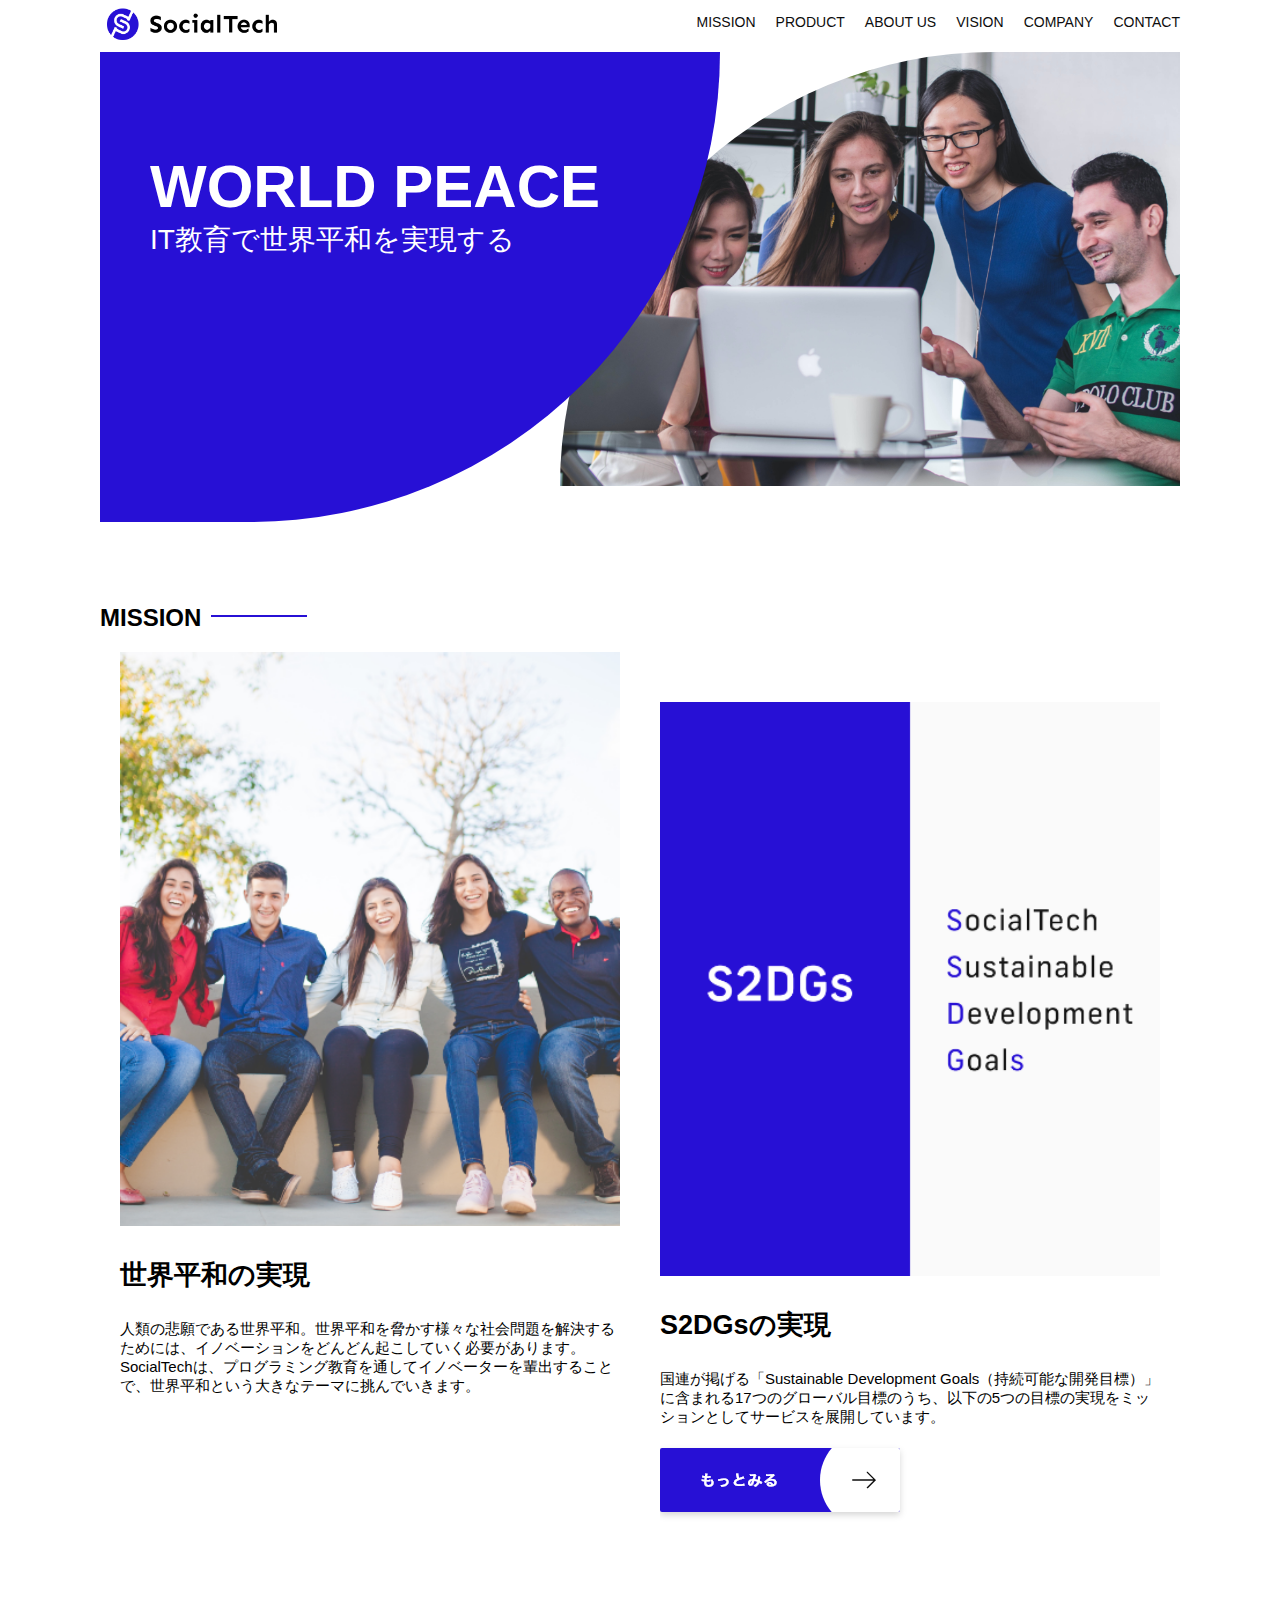
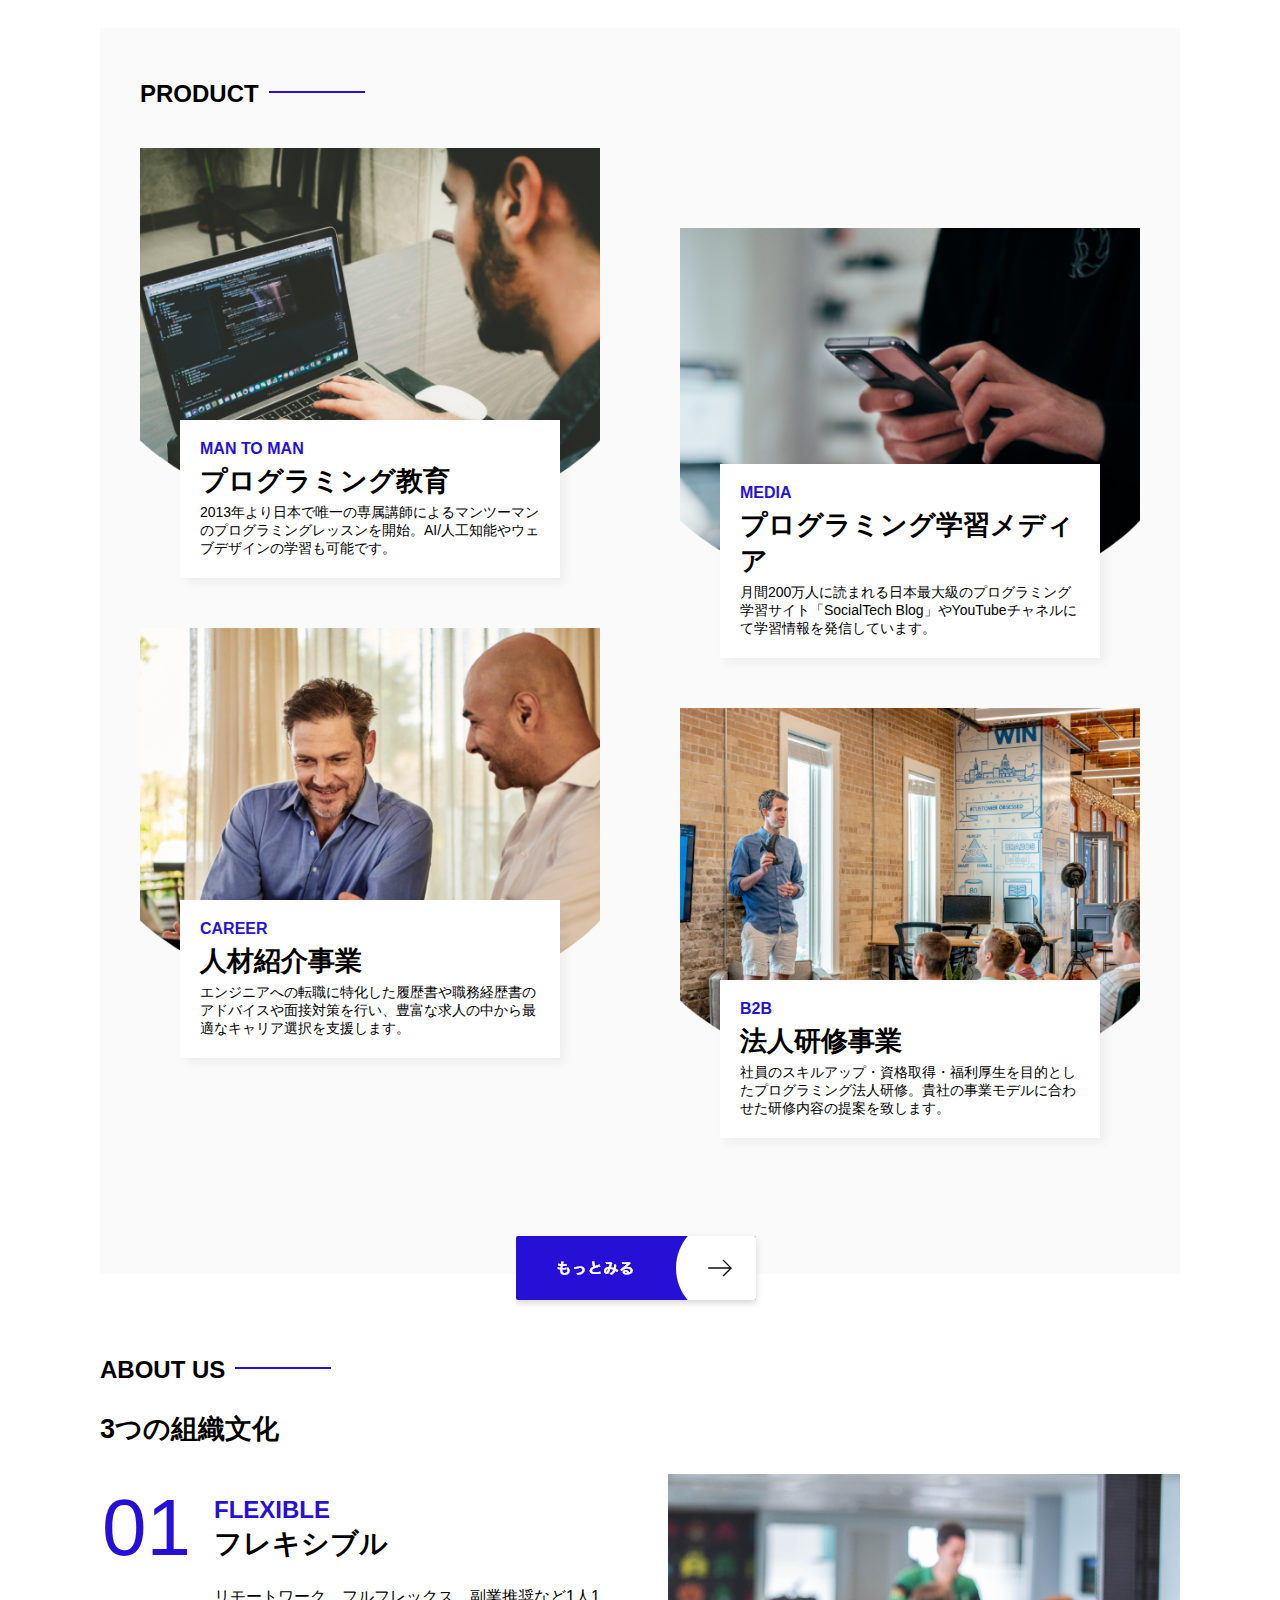
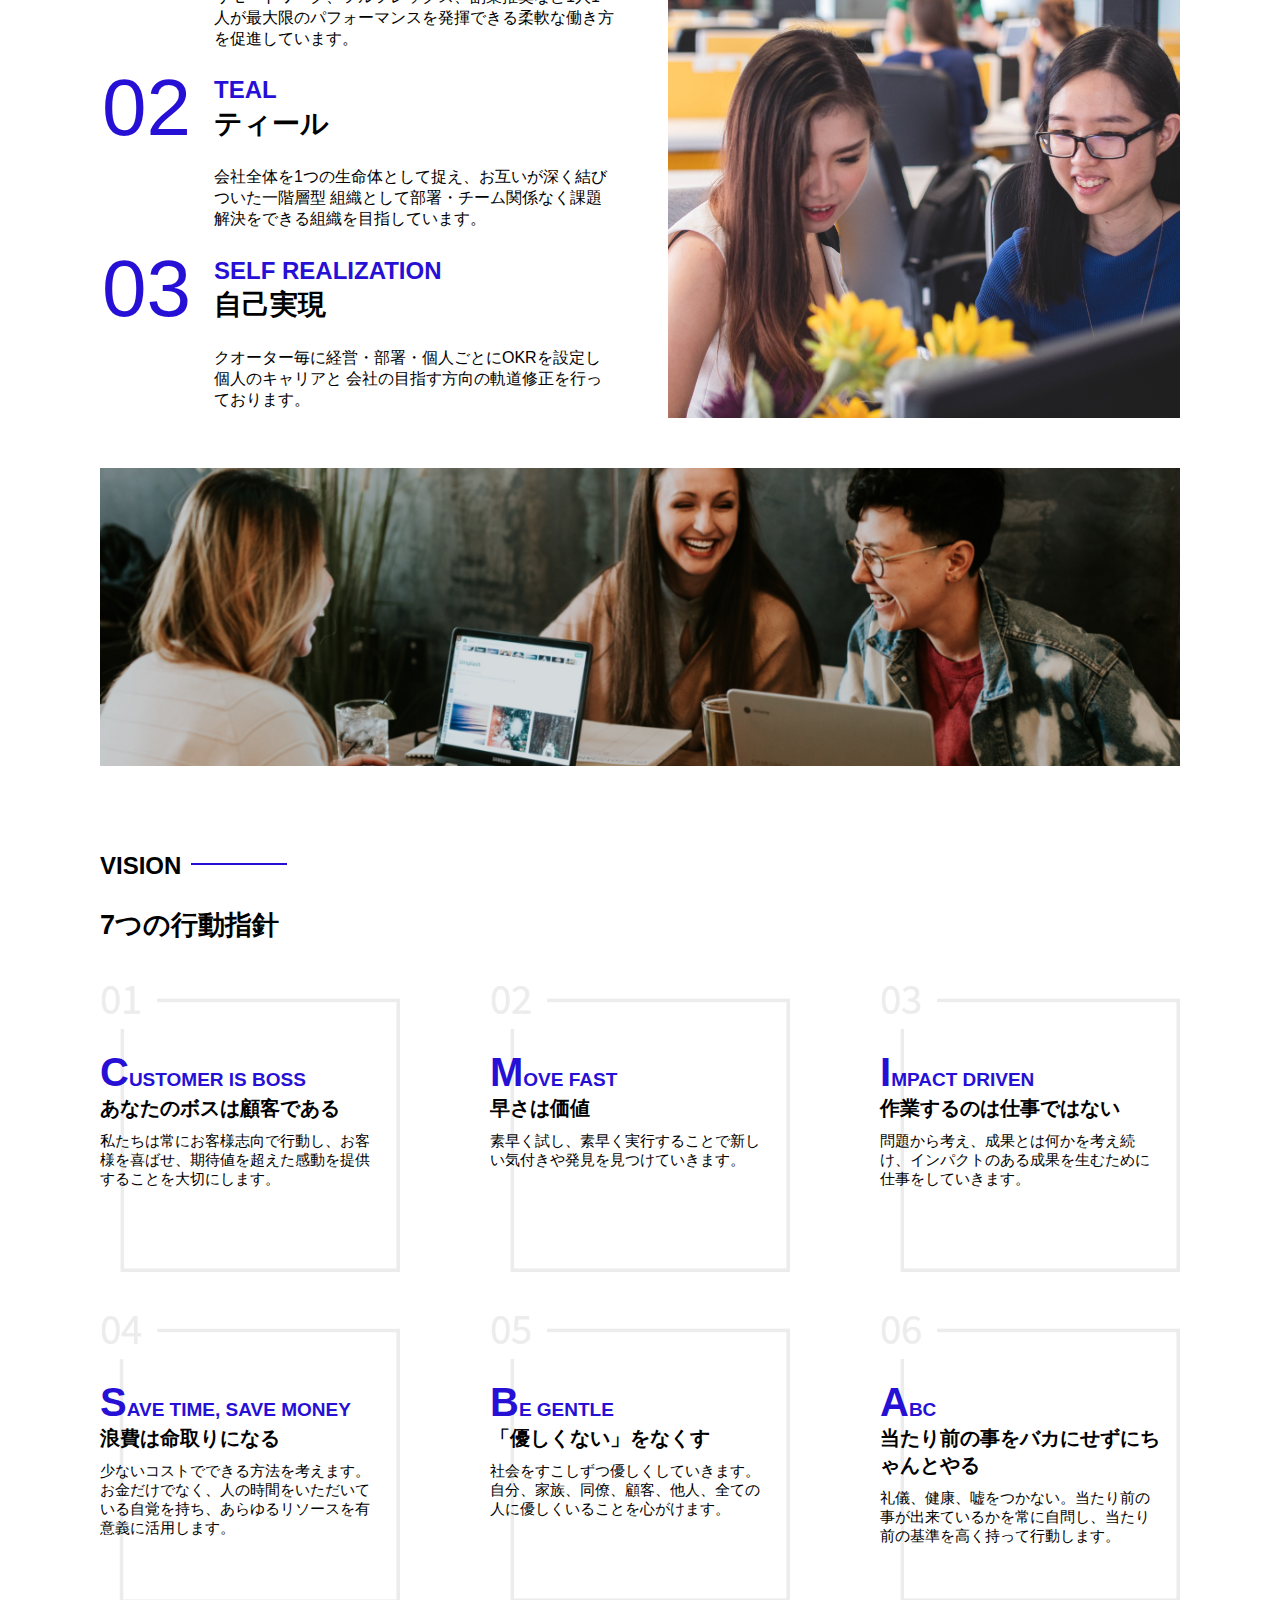
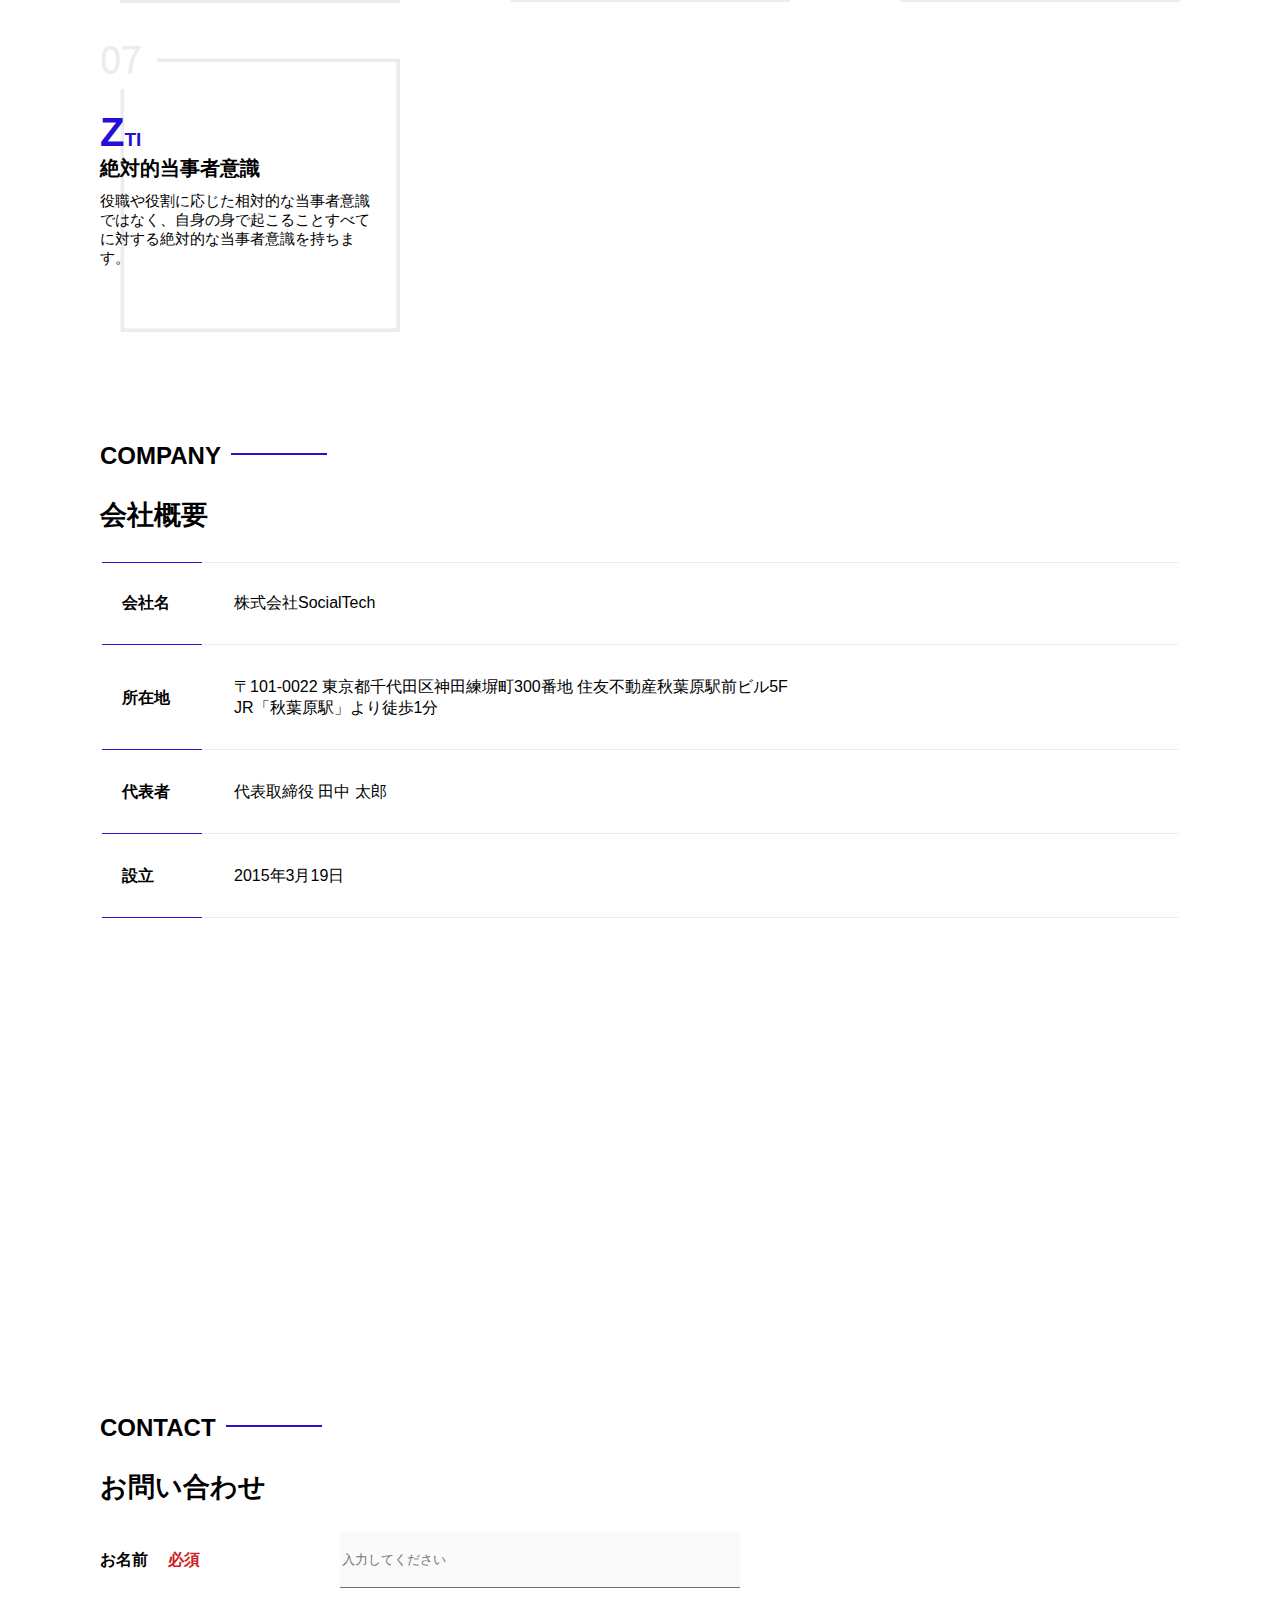
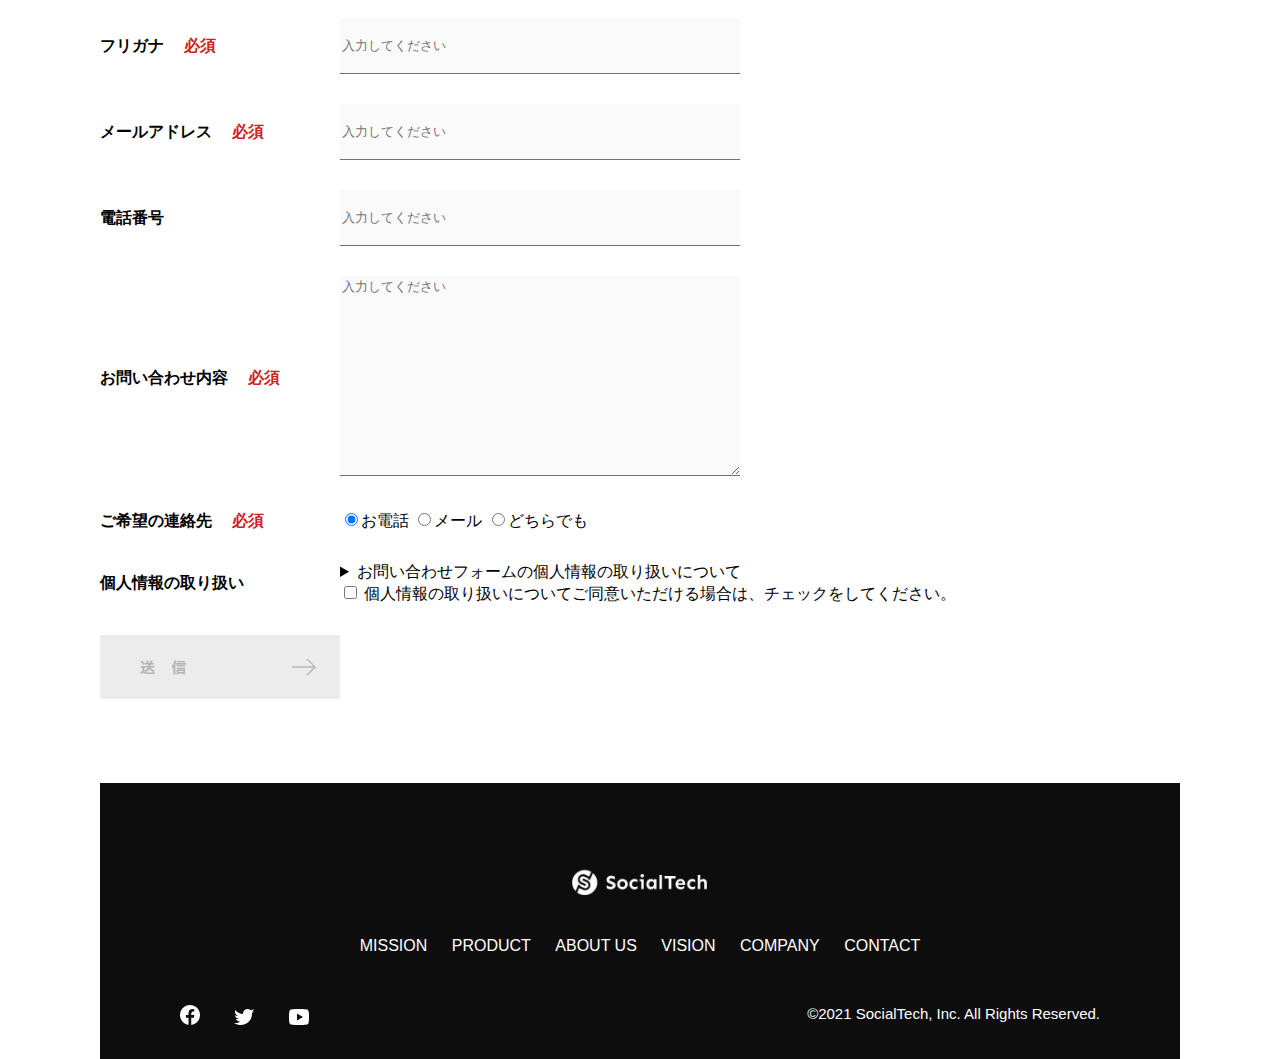
<file: socialtech/index.html>
<!DOCTYPE html>
<html>
<head>
  <title>SocialTech</title>
  <meta charset="UTF-8">
  <meta name="description" content="SocialTechはEdTech業界のリーディングカンパニーを目指します。">
  <meta name="viewport" content="width=device-width, initial-scale=1.0">
   <link rel="stylesheet" href="style.css">
</head>
<body>
<!-- ヘッダー -->
<header>
  <!-- ロゴ -->
  <a href="index.html" id="logo"><img src="images/logo.png" alt="トップページに戻る"></a>
<!-- PC用ナビゲーション -->
<nav id="nav-pc">
  <ul>
   <li><a href="mission.html">MISSION</a></li>
   <li><a href="product.html">PRODUCT</a></li>
   <li><a href="index.html#aboutus">ABOUT US</a></li>
   <li><a href="index.html#vision">VISION</a></li>
   <li><a href="index.html#company">COMPANY</a></li>
   <li><a href="index.html#contact">CONTACT</a></li>
  </ul>
</nav>
<!-- スマホ用メニューボタン -->
<button id="menu-sp" onclick="document.getElementById('nav-sp').style.display = 'block'">
  <img src="images/button-menu.png" alt="ナビゲーションを開く">
</button>
<!-- スマホ用ナビゲーション -->
<div id="nav-sp">
  <button id="close" onclick="document.getElementById('nav-sp').style.display = 'none'">
    <img src="images/button-close.png" alt="ナビゲーションを閉じる">
  </button>

  <nav>
    <ul>
      <li>
        <a id="logo-sp" href="index.html" onclick="document.getElementById('nav-sp').style.display = 'none'"><img src="images/logo-sp.png" alt="トップページに戻る"></a>
      </li>
      <li><a class="menu" href="mission.html" onclick="document.getElementById('nav-sp').style.display = 'none'">MISSION</a></li>
      <li><a class="menu" href="product.html" onclick="document.getElementById('nav-sp').style.display = 'none'">PRODUCT</a></li>
      <li><a class="menu" href="index.html#aboutus" onclick="document.getElementById('nav-sp').style.display = 'none'">ABOUT US</a></li>
      <li><a class="menu" href="index.html#vision" onclick="document.getElementById('nav-sp').style.display = 'none'">VISION</a></li>
      <li><a class="menu" href="index.html#company" onclick="document.getElementById('nav-sp').style.display = 'none'">COMPANY</a></li>
      <li><a class="menu" href="index.html#contact" onclick="document.getElementById('nav-sp').style.display = 'none'">CONTACT</a></li>
    </ul>
  </nav>
  <div id="sns">
    <a href="https://www.facebook.com/sejuku2013">
      <img src="images/button-facebook.png" alt="Facebookのリンク">
    </a>
    <a href="https://twitter.com/samuraijuku">
      <img src="images/button-twitter.png" alt="Twitterのリンク">
    </a>
    <a href="https://www.youtube.com/channel/UCCFOQO5aDK0xXam4cUQXT8g">
      <img src="images/button-youtube.png" alt="YouTubeのリンク">
    </a>
  </div>
</div>
</header>
<main>
  <article>
    <!-- メインビジュアル -->
    <section id="main-visual">
      <div id="main-message">
        <h1>WORLD PEACE</h1>
        <p>IT教育で世界平和を実現する</p>
    </div>
    <img src="images/index/index-main.png" alt="PCの周りに集まる多国籍の仲間たち">
    </section>
    <!--ミッション-->
    <section id="mission">
      <h2 class="index-h2">MISSION</h2>
      <div id="mission-flex">
        <div>
          <img id="mission-photo" src="images/index/index-mission.png" alt="屋外のベンチで写真を撮影する多国籍の仲間たち">
             <h3>世界平和の実現</h3>
             <p>
               人類の悲願である世界平和。世界平和を脅かす様々な社会問題を解決するためには、イノベーションをどんどん起こしていく必要があります。SocialTechは、プログラミング教育を通してイノベーターを輩出することで、世界平和という大きなテーマに挑んでいきます。
             </p>
        </div>
        <div>
          <img id="s2dgs" src="images/index/s2dgs.png" alt="S2DGs">
             <h3>S2DGsの実現</h3>
             <p>国連が掲げる「Sustainable Development Goals（持続可能な開発目標）」に含まれる17つのグローバル目標のうち、以下の5つの目標の実現をミッションとしてサービスを展開しています。</p>
             <a href="mission.html">
               <img src="images/button-more.png" alt="もっとみる">
             </a>
        </div>
      </div>
    </section>
    <!-- プロダクト -->
    <section id="product">
      <h2 class="index-h2">PRODUCT</h2>
       <div class="product-flex">
        <div id="product-left">
          <div>
            <img class="product-photo" src="images/index/index-mantoman.png" alt="PCでコードを書く男性">
            <div class="product-explain">
              <span>MAN TO MAN</span>
              <h3>プログラミング教育</h3>
              <p>2013年より日本で唯一の専属講師によるマンツーマンのプログラミングレッスンを開始。AI/人工知能やウェブデザインの学習も可能です。</p>
            </div>
          </div>
          <div>
            <img class="product-photo" src="images/index/index-career.png" alt="笑顔で話し合う2人の男性">
            <div class="product-explain">
              <span>CAREER</span>
              <h3>人材紹介事業</h3>
              <p>エンジニアへの転職に特化した履歴書や職務経歴書のアドバイスや面接対策を行い、豊富な求人の中から最適なキャリア選択を支援します。</p>
            </div>
          </div>
        </div>
        <div id="product-right">
          <div>
            <img class="product-photo" src="images/index/index-media.png" alt="スマートフォンを操作する人">
            <div class="product-explain">
              <span>MEDIA</span>
              <h3>プログラミング学習メディア</h3>
              <p>月間200万人に読まれる日本最大級のプログラミング学習サイト「SocialTech Blog」やYouTubeチャネルにて学習情報を発信しています。</p>
            </div>
          </div>
          <div>
            <img class="product-photo" src="images/index/index-b2b.png" alt="講演中の男性とそれを聴く人々">
            <div class="product-explain">
              <span>B2B</span>
              <h3>法人研修事業</h3>
              <p>社員のスキルアップ・資格取得・福利厚生を目的としたプログラミング法人研修。貴社の事業モデルに合わせた研修内容の提案を致します。</p>
            </div>
          </div>
        </div>
      </div>
      <div id="product-more">
        <a href="product.html">
          <img src="images/button-more.png" alt="もっとみる">
        </a>
        </div>
       </div>
     </section>
     <!---ABOUT US-->
     <section id="aboutus">
      <h2 class="index-h2">ABOUT US</h2>
      <h3>3つの組織文化</h3>
      <div>
        <table class="culture-table">
          <tr>
            <td class="culture-num">01</td>
            <th><span class="culture-en">FLEXIBLE</span><br>フレキシブル</th>
          </tr>
          <tr>
            <td>
              <!--空のセル-->
            </td>
            <td class="culture-description">リモートワーク、フルフレックス、副業推奨など1人1人が最大限のパフォーマンスを発揮できる柔軟な働き方を促進しています。</td>
          </tr>
          <tr>
            <td class="culture-num">02</td>
            <th><span class="culture-en">TEAL</span><br>ティール</th>
          </tr>
          <tr>
            <td>
              <!--空のセル-->
            </td>
            <td class="culture-description">会社全体を1つの生命体として捉え、お互いが深く結びついた一階層型 組織として部署・チーム関係なく課題解決をできる組織を目指しています。</td>
          </tr>
          <tr>
            <td class="culture-num">03</td>
            <th><span class="culture-en">SELF REALIZATION</span><br>自己実現</th>
          </tr>
          <tr>
            <td>
              <!--空のセル-->
            </td>
            <td class="culture-description">クオーター毎に経営・部署・個人ごとにOKRを設定し個人のキャリアと 会社の目指す方向の軌道修正を行っております。</td>
          </tr>
        </table>
        <img class="culture-img" src="images/index/index-aboutus1.png" alt="笑顔で話し合う2人の女性">
      </div>
        <img class="culture-img2" src="images/index/index-aboutus2.png" alt="笑顔で話し合う3人の男女">
    </section>
    <!-- VISION -->
    <section id="vision">
      <h2 class="index-h2">VISION</h2>
      <h3>7つの行動指針</h3>
      <div>
        <div class="vision-box">
          <img src="images/index/vision-01.png" alt="01">
          <div>
            <h4>CUSTOMER IS BOSS</h4>
            <h5>あなたのボスは顧客である</h5>
            <p>私たちは常にお客様志向で行動し、お客様を喜ばせ、期待値を超えた感動を提供することを大切にします。</p>
          </div>
        </div>
        <div class="vision-box">
          <img src="images/index/vision-02.png" alt="02">
          <div>
            <h4>MOVE FAST</h4>
            <h5>早さは価値</h5>
            <p>素早く試し、素早く実行することで新しい気付きや発見を見つけていきます。</p>
          </div>
        </div>
        <div class="vision-box">
          <img src="images/index/vision-03.png" alt="03">
          <div>
            <h4>IMPACT DRIVEN</h4>
            <h5>作業するのは仕事ではない</h5>
            <p>問題から考え、成果とは何かを考え続け、インパクトのある成果を生むために仕事をしていきます。</p>
          </div>
        </div>
        <div class="vision-box">
          <img src="images/index//vision-04.png" alt="04">
          <div>
            <h4>SAVE TIME, SAVE MONEY</h4>
            <h5>浪費は命取りになる</h5>
            <p>少ないコストでできる方法を考えます。お金だけでなく、人の時間をいただいている自覚を持ち、あらゆるリソースを有意義に活用します。</p>
          </div>
        </div>
        <div class="vision-box">
          <img src="images/index/vision-05.png" alt="05">
          <div>
            <h4>BE GENTLE</h4>
            <h5>「優しくない」をなくす</h5>
            <p>社会をすこしずつ優しくしていきます。自分、家族、同僚、顧客、他人、全ての人に優しくいることを心がけます。</p>
          </div>
        </div>
        <div class="vision-box">
          <img src="images/index/vision-06.png" alt="06">
          <div>
            <h4>ABC</h4>
            <h5>当たり前の事をバカにせずにちゃんとやる</h5>
            <p>礼儀、健康、嘘をつかない。当たり前の事が出来ているかを常に自問し、当たり前の基準を高く持って行動します。</p>
          </div>
        </div>
        <div class="vision-box">
          <img src="images/index/vision-07.png" alt="07">
          <div>
            <h4>ZTI</h4>
            <h5>絶対的当事者意識</h5>
            <p>役職や役割に応じた相対的な当事者意識ではなく、自身の身で起こることすべてに対する絶対的な当事者意識を持ちます。</p>
          </div>
        </div>
      </div>
    </section>
    <!-- COMPANY -->
    <section id="company">
      <h2 class="index-h2">COMPANY</h2>
      <h3>会社概要</h3>
      <table id="company-table">
        <tr>
          <th class="tableheader tableheader-first">会社名</th>
          <td class="cell cell-first">株式会社SocialTech</td>
        </tr>
        <tr>
          <th class="tableheader">所在地</th>
          <td class="cell">〒101-0022 東京都千代田区神田練塀町300番地 住友不動産秋葉原駅前ビル5F<br>JR「秋葉原駅」より徒歩1分</td>
        </tr>
        <tr>
          <th class="tableheader">代表者</th>
          <td class="cell">代表取締役 田中 太郎</td>
        </tr>
        <tr>
          <th class="tableheader">設立</th>
          <td class="cell">2015年3月19日</td>
        </tr>
      </table>
  <iframe 
  src="https://www.google.com/maps/embed?pb=!1m18!1m12!1m3!1d3240.0688551336807!2d139.7720776771055!3d35.69992317258124!2m3!1f0!2f0!3f0!3m2!1i1024!2i768!4f13.1!3m3!1m2!1s0x60188fee13660e23%3A0x77137876edf742ac!2z5L2P5Y-L5LiN5YuV55Sj56eL6JGJ5Y6f6aeF5YmN44OT44Or!5e0!3m2!1sja!2sjp!4v1704858013291!5m2!1sja!2sjp" 
  style="border: 0" allowfullscreen="" loading="lazy">
  </iframe>
    </section>
    <!-- お問い合わせフォーム -->
    <section id="contact">
      <h2 class="index-h2">CONTACT</h2>
      <h3>お問い合わせ</h3>
      <form>
        <div>
          <div class="contact-heading">
            <label class="contact-label">お名前<span class="contact-span">必須</span></label>
          </div>
          <div>
            <input type="text" name="name" placeholder="入力してください" class="contact-textbox">
          </div>
        </div>
        <div>
          <div class="contact-heading">
            <label class="contact-label">フリガナ<span class="contact-span">必須</span></label>
          </div>
          <div>
            <input type="text" name="hurigana" placeholder="入力してください" class="contact-textbox">
          </div>
        </div>
        <div>
          <div class="contact-heading">
            <label class="contact-label">メールアドレス<span class="contact-span">必須</span></label>
          </div>
          <div>
            <input type="text" name="email" placeholder="入力してください" class="contact-textbox">
          </div>
        </div>
        <div>
          <div class="contact-heading">
            <label class="contact-label">電話番号</label>
          </div>
          <div>
            <input type="text" name="tel" placeholder="入力してください" class="contact-textbox">
          </div>
        </div>
        <div>
          <div class="contact-heading">
            <label class="contact-label">お問い合わせ内容<span class="contact-span">必須</span></label>
          </div>
          <div>
            <textarea class="contact-textarea" placeholder="入力してください" name="message"></textarea>
          </div>
        </div>
        <div>
          <div class="contact-heading">
            <label class="contact-label">ご希望の連絡先<span class="contact-span">必須</span></label>
          </div>
          <div>
            <input class="radiobutton" type="radio" value="tel" name="contact" checked><label>お電話</label>
            <input class="radiobutton" type="radio" value="mail" name="contact"><label>メール</label>
            <input class="radiobutton" type="radio" value="both" name="contact"><label>どちらでも</label>
          </div>
        </div>
        <div>
          <div class="contact-heading">
            <label class="contact-label">個人情報の取り扱い</label>
          </div>
          <div>
            <details>
              <summary>お問い合わせフォームの個人情報の取り扱いについて</summary>
              <div>
                <dl>
                  <dt>１．組織の名称又は氏名</dt>
                  <dd>株式会社SocialTech</dd>
                  <dt>２．個人情報保護管理者（若しくはその代理人）の氏名又は職名、所属及び連絡先</dt>
                  <dd>
                    <p>鈴木 一郎 コーポレート部</p>
                    <p>メールアドレス：samurai@example.com</p>
                    <p>TEL：03-1234-5678</p>
                  </dd>
                  <dt>３．個人情報の利用目的</dt>
                  <dd>
                    <ul>
                      <li>本サービス及び本サービスに関連する情報の提供又はそれらに関する連絡のため</li>
                      <li>ユーザーの本人確認のため</li>
                      <li>当社サービスのご案内のため</li>
                      <li>当社の商品等の広告または宣伝（電子メールによるものを含むものとします。）</li>
                    </ul>
                  </dd>
                  <dt>４．個人情報の取り扱い業務の委託</dt>
                  <dd>個人情報の取扱業務の全部または一部を外部に業務委託する場合があります。その際、弊社は、個人情報を適切に保護できる管理体制を敷き実行していることを条件として委託先を厳選したうえで、機密保持契約を委託先と締結し、お客様の個人情報を厳密に管理させます。</dd>
                  <dt>５．個人情報の開示等の請求</dt>
                  <dd>
                    お客様は、弊社に対してご自身の個人情報の開示等（利用目的の通知、開示、内容の訂正・追加・削除、利用の停止または消去、第三者への提供の停止）に関して、当社問合わせ窓口に申し出ることができます。<br>
                    その際、弊社はお客様ご本人を確認させていただいたうえで、合理的な期間内に対応いたします。<br>
                    なお、個人情報に関する弊社問合わせ先は、次の通りです。
                  </dd>
                  <dd>
                    <p>株式会社SocialTech　個人情報問合せ窓口</p>
                    <p>〒150-0043　東京都千代田区神田練塀町300番地 住友不動産秋葉原駅前ビル5F</p>
                    <p>メールアドレス：samurai@example.com　TEL：03-1234-5678</p>
                  </dd>

                  <dt>６．個人情報を提供されることの任意性について</dt>
                  <dd>お客様がご自身の個人情報を弊社に提供されるか否かは、お客様のご判断によりますが、もしご提供されない場合には、適切なサービスが提供できない場合がありますので予めご了承ください。</dd>
                </dl>
              </div>
            </details>
            <input type="checkbox" name="agree">
            <span>個人情報の取り扱いについてご同意いただける場合は、チェックをしてください。</span>
          </div>
        </div>
        <input type="image" src="images/button-submit.png" alt="送信する">
      </form>
    </section>
  </article>
</main>
<footer>
  <div id="footer-logo">
    <img src="images/logo-sp.png" alt="SocialTech">
  </div>
  <div id="footer-link">
    <a href="mission.html">MISSION</a>
    <a href="product.html">PRODUCT</a>
    <a href="index.html#aboutus">ABOUT US</a>
    <a href="index.html#vision">VISION</a>
    <a href="index.html#company">COMPANY</a>
    <a href="index.html#contact">CONTACT</a>
  </div>
  <div id="sns-footer">
    <div class="sns-btns">
      <a href="https://www.facebook.com/sejuku2013"><img src="images/button-facebook.png" alt="Facebookのリンク"></a>
      <a href="https://twitter.com/samuraijuku"><img src="images/button-twitter.png" alt="Twitterのリンク"></a>
      <a href="https://www.youtube.com/channel/UCCFOQO5aDK0xXam4cUQXT8g"><img src="images/button-youtube.png" alt="YouTubeのリンク"></a>
    </div>
    <p id="copyright">&copy;2021 SocialTech, Inc. All Rights Reserved.</p>
  </div>
</footer> 
</body>
</html>
</file>
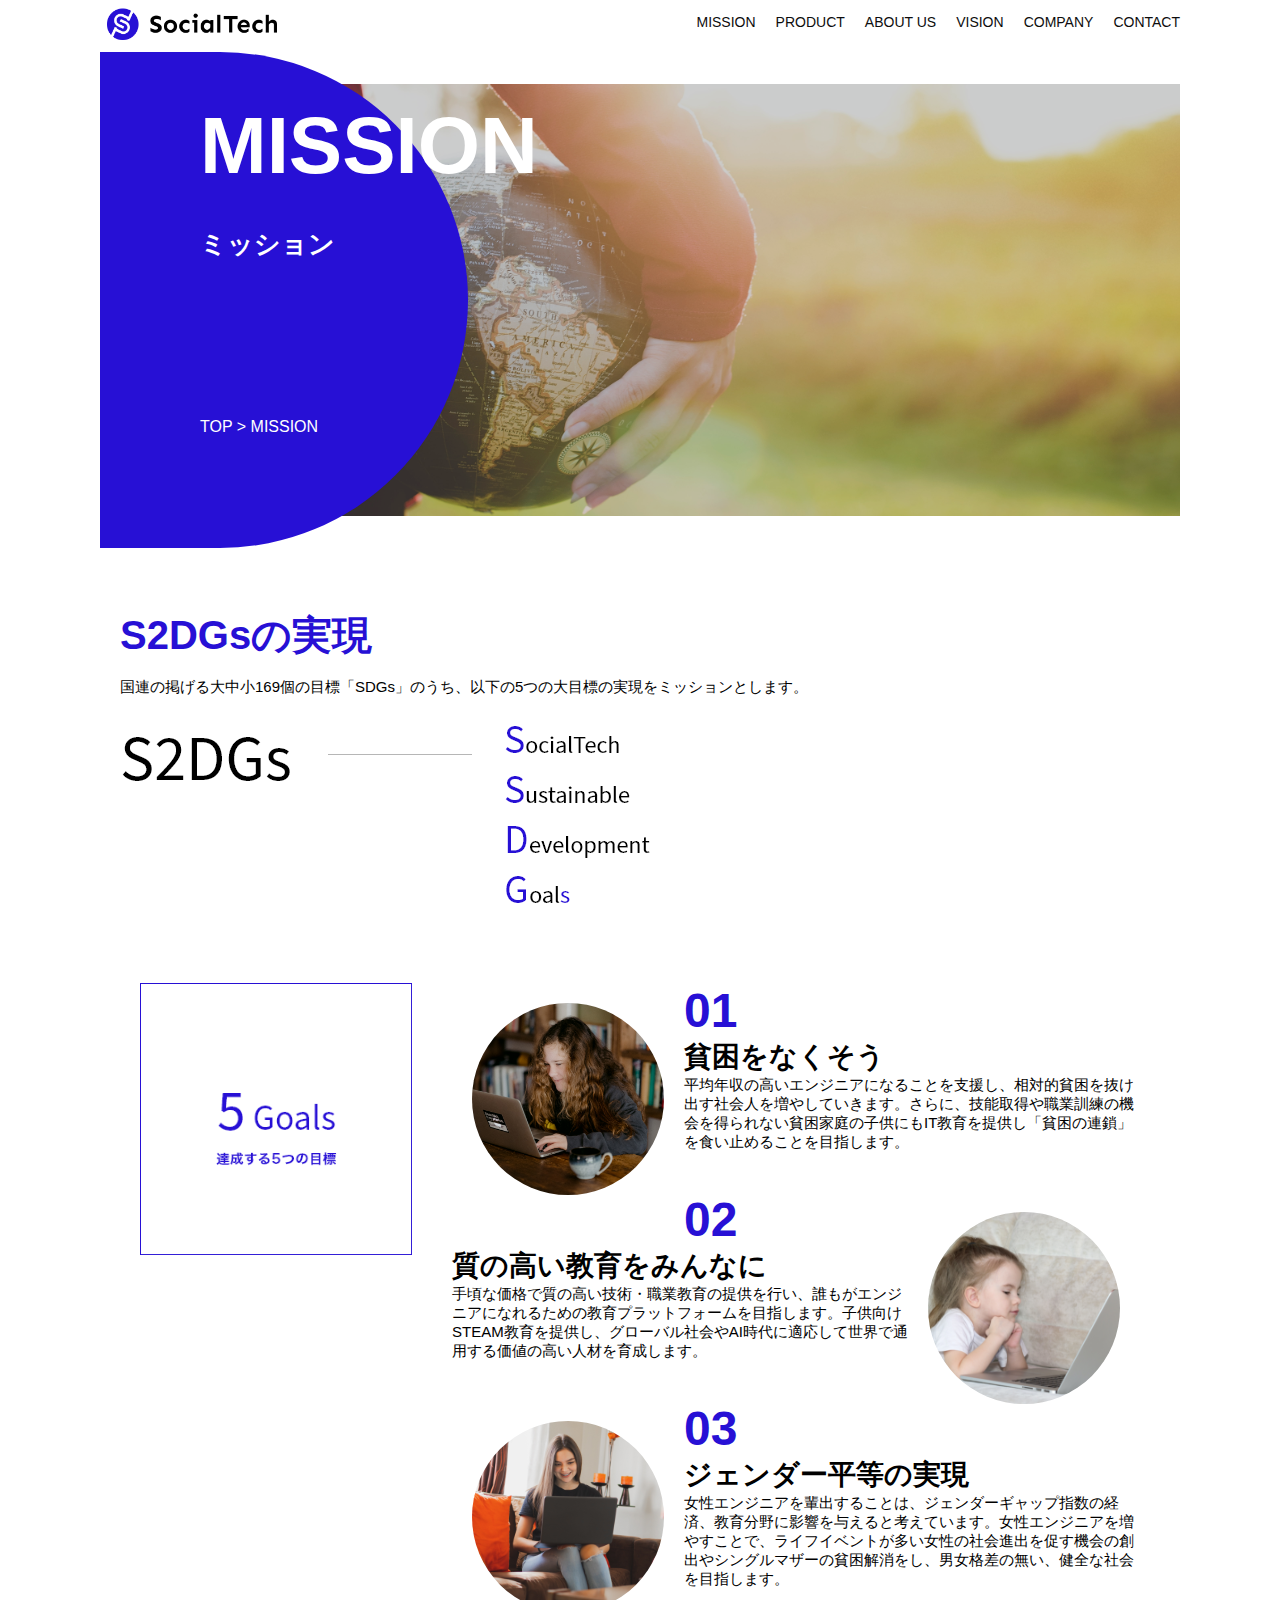
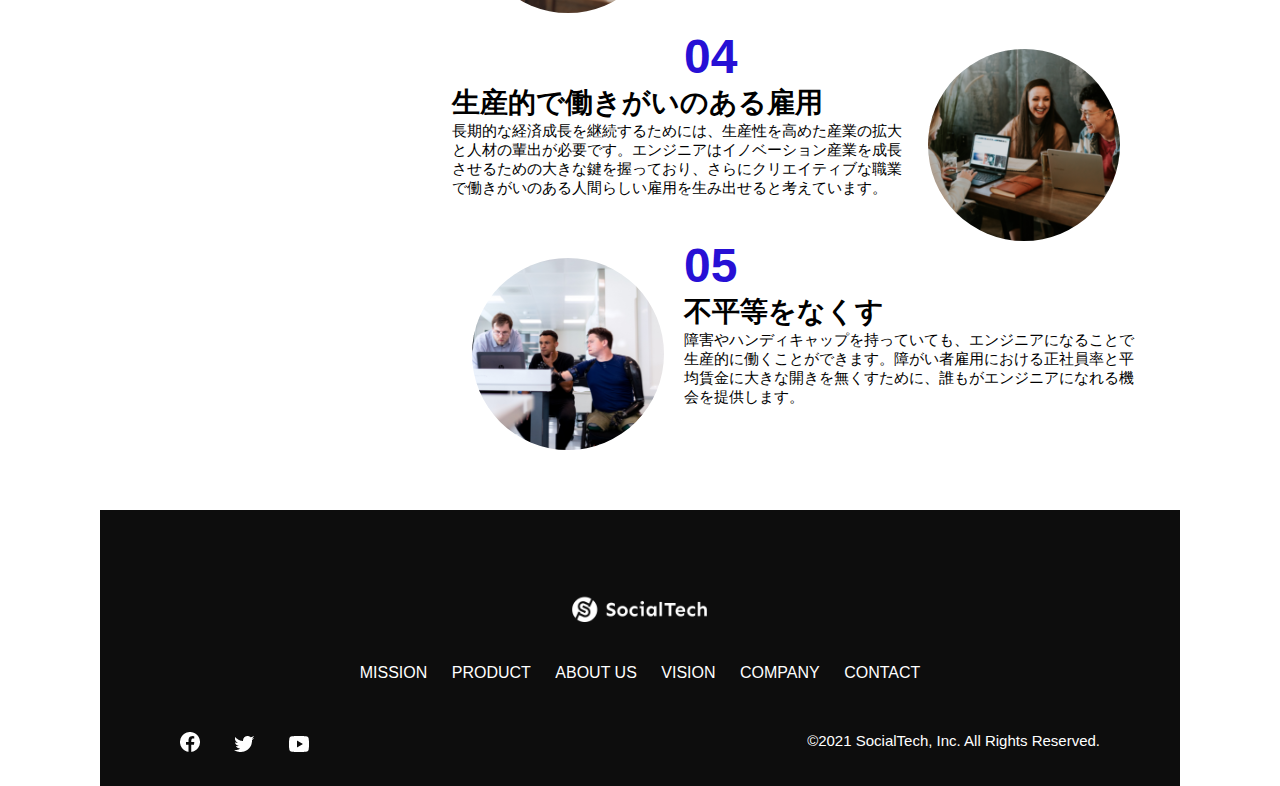
<file: socialtech/mission.html>
<!DOCTYPE html>
  <html>
    <head>
      <title>SocialTech - MISSION ミッション -</title>
      <meta charset="utf-8">
      <meta name="description" content="SocialTechが目指す5つの目標（S2DGs）を紹介します">
      <meta name="viewport" content="width=device-width, initial-scale=1.0">
      <link rel="stylesheet" href="style.css">
    </head>
  
    <body>
      <!-- ヘッダー -->
      <header>
        <!-- ロゴ -->
        <a href="index.html" id="logo">
          <img src="images/logo.png" alt="トップページに戻る">
        </a>
  
        <!-- PC用ナビゲーション -->
        <nav id="nav-pc">
          <ul>
            <li><a href="mission.html">MISSION</a></li>
            <li><a href="product.html">PRODUCT</a></li>
            <li><a href="index.html#aboutus">ABOUT US</a></li>
            <li><a href="index.html#vision">VISION</a></li>
            <li><a href="index.html#company">COMPANY</a></li>
            <li><a href="index.html#contact">CONTACT</a></li>
          </ul>
        </nav>
  
        <!-- スマホ用メニューボタン -->
        <button id="menu-sp" onclick="document.getElementById('nav-sp').style.display = 'block'">
          <img src="images/button-menu.png" alt="ナビゲーションを開く">
        </button>
  
        <!-- スマホ用ナビゲーション -->
        <div id="nav-sp">
          <button id="close" onclick="document.getElementById('nav-sp').style.display = 'none'">
            <img src="images/button-close.png" alt="ナビゲーションを閉じる">
          </button>
  
          <nav>
            <ul>
              <li>
                <a id="logo-sp" href="index.html" onclick="document.getElementById('nav-sp').style.display = 'none'"><img src="images/logo-sp.png" alt="トップページに戻る"></a>
              </li>
              <li><a class="menu" href="mission.html" onclick="document.getElementById('nav-sp').style.display = 'none'">MISSION</a></li>
              <li><a class="menu" href="product.html" onclick="document.getElementById('nav-sp').style.display = 'none'">PRODUCT</a></li>
              <li><a class="menu" href="index.html#aboutus" onclick="document.getElementById('nav-sp').style.display = 'none'">ABOUT US</a></li>
              <li><a class="menu" href="index.html#vision" onclick="document.getElementById('nav-sp').style.display = 'none'">VISION</a></li>
              <li><a class="menu" href="index.html#company" onclick="document.getElementById('nav-sp').style.display = 'none'">COMPANY</a></li>
              <li><a class="menu" href="index.html#contact" onclick="document.getElementById('nav-sp').style.display = 'none'">CONTACT</a></li>
            </ul>
          </nav>
          <div id="sns">
            <a href="https://www.facebook.com/sejuku2013">
              <img src="images/button-facebook.png" alt="Facebookのリンク">
            </a>
            <a href="https://twitter.com/samuraijuku">
              <img src="images/button-twitter.png" alt="Twitterのリンク">
            </a>
            <a href="https://www.youtube.com/channel/UCCFOQO5aDK0xXam4cUQXT8g">
              <img src="images/button-youtube.png" alt="YouTubeのリンク">
            </a>
          </div>
        </div>
      </header>
  
      <main>
        <article>
          <section id="mission-main">
            <div class="mission-main-inner">
              <div id="mission-title">
                <h1>MISSION<br><span>ミッション</span></h1>
                <p>TOP > MISSION</p>
              </div>
            </div>
          </section>

          <section id="mission-s2dgs">
            <h2 class="mission-h2">S2DGsの実現</h2>
            <p>国連の掲げる大中小169個の目標「SDGs」のうち、以下の5つの大目標の実現をミッションとします。</p>
            <img src="images/mission/mission-s2dgs.png" alt="S2DGs">
          </section>
          
          <section id="mission-five-goals">
            <div class="five-goals-image">
              <img src="images/mission/mission-5goals.png" alt="5Goals">
            </div>
            <div class="five-goals-read">
              <div>
                <img class="fivegoals-image-left" src="images/mission/mission-5goals01.png" alt="PCを操作する女の子">
                <span class="fivegoals-number">01</span>
                <h3 class="fivegoals-h3">貧困をなくそう</h3>
                <p class="fivegoals-p">平均年収の高いエンジニアになることを支援し、相対的貧困を抜け出す社会人を増やしていきます。さらに、技能取得や職業訓練の機会を得られない貧困家庭の子供にもIT教育を提供し「貧困の連鎖」を食い止めることを目指します。</p>
              </div>
              <div>
                <img class="fivegoals-image-right" src="images/mission/mission-5goals02.png" alt="PCを見つめる小さい女の子">
                <span class="fivegoals-number">02</span>
                <h3 class="fivegoals-h3">質の高い教育をみんなに</h3>
                <p class="fivegoals-p">手頃な価格で質の高い技術・職業教育の提供を行い、誰もがエンジニアになれるための教育プラットフォームを目指します。子供向けSTEAM教育を提供し、グローバル社会やAI時代に適応して世界で通用する価値の高い人材を育成します。</p>
              </div>
              <div>
                <img class="fivegoals-image-left" src="images/mission/mission-5goals03.png" alt="PCを操作する女性">
  
                <span class="fivegoals-number">03</span>
                <h3 class="fivegoals-h3">ジェンダー平等の実現</h3>
                <p class="fivegoals-p">女性エンジニアを輩出することは、ジェンダーギャップ指数の経済、教育分野に影響を与えると考えています。女性エンジニアを増やすことで、ライフイベントが多い女性の社会進出を促す機会の創出やシングルマザーの貧困解消をし、男女格差の無い、健全な社会を目指します。</p>
              </div>
              <div>
                <img class="fivegoals-image-right" src="images/mission/mission-5goals04.png" alt="笑顔で話し合う3人の男女">
                <span class="fivegoals-number">04</span>
                <h3 class="fivegoals-h3">生産的で働きがいのある雇用</h3>
                <p class="fivegoals-p">長期的な経済成長を継続するためには、生産性を高めた産業の拡大と人材の輩出が必要です。エンジニアはイノベーション産業を成長させるための大きな鍵を握っており、さらにクリエイティブな職業で働きがいのある人間らしい雇用を生み出せると考えています。</p>
              </div>
              <div>
                <img class="fivegoals-image-left" src="images/mission/mission-5goals05.png" alt="障害を持つ男性が生き生きと働く様子">
                <span class="fivegoals-number">05</span>
                <h3 class="fivegoals-h3">不平等をなくす</h3>
                <p class="fivegoals-p">障害やハンディキャップを持っていても、エンジニアになることで生産的に働くことができます。障がい者雇用における正社員率と平均賃金に大きな開きを無くすために、誰もがエンジニアになれる機会を提供します。</p>
              </div>
            </div>
          </section>
        </article>
      </main>
  
      <footer>
        <div id="footer-logo">
          <img src="images/logo-sp.png" alt="SocialTech">
        </div>
        <div id="footer-link">
          <a href="mission.html">MISSION</a>
          <a href="product.html">PRODUCT</a>
          <a href="index.html#aboutus">ABOUT US</a>
          <a href="index.html#vision">VISION</a>
          <a href="index.html#company">COMPANY</a>
          <a href="index.html#contact">CONTACT</a>
        </div>
        <div id="sns-footer">
          <div class="sns-btns">
            <a href="https://www.facebook.com/sejuku2013"><img src="images/button-facebook.png" alt="Facebookのリンク"></a>
            <a href="https://twitter.com/samuraijuku"><img src="images/button-twitter.png" alt="Twitterのリンク"></a>
            <a href="https://www.youtube.com/channel/UCCFOQO5aDK0xXam4cUQXT8g"><img src="images/button-youtube.png" alt="YouTubeのリンク"></a>
          </div>
          <p id="copyright">&copy;2021 SocialTech, Inc. All Rights Reserved.</p>
        </div>
      </footer>
  
    </body>
  </html>
</file>
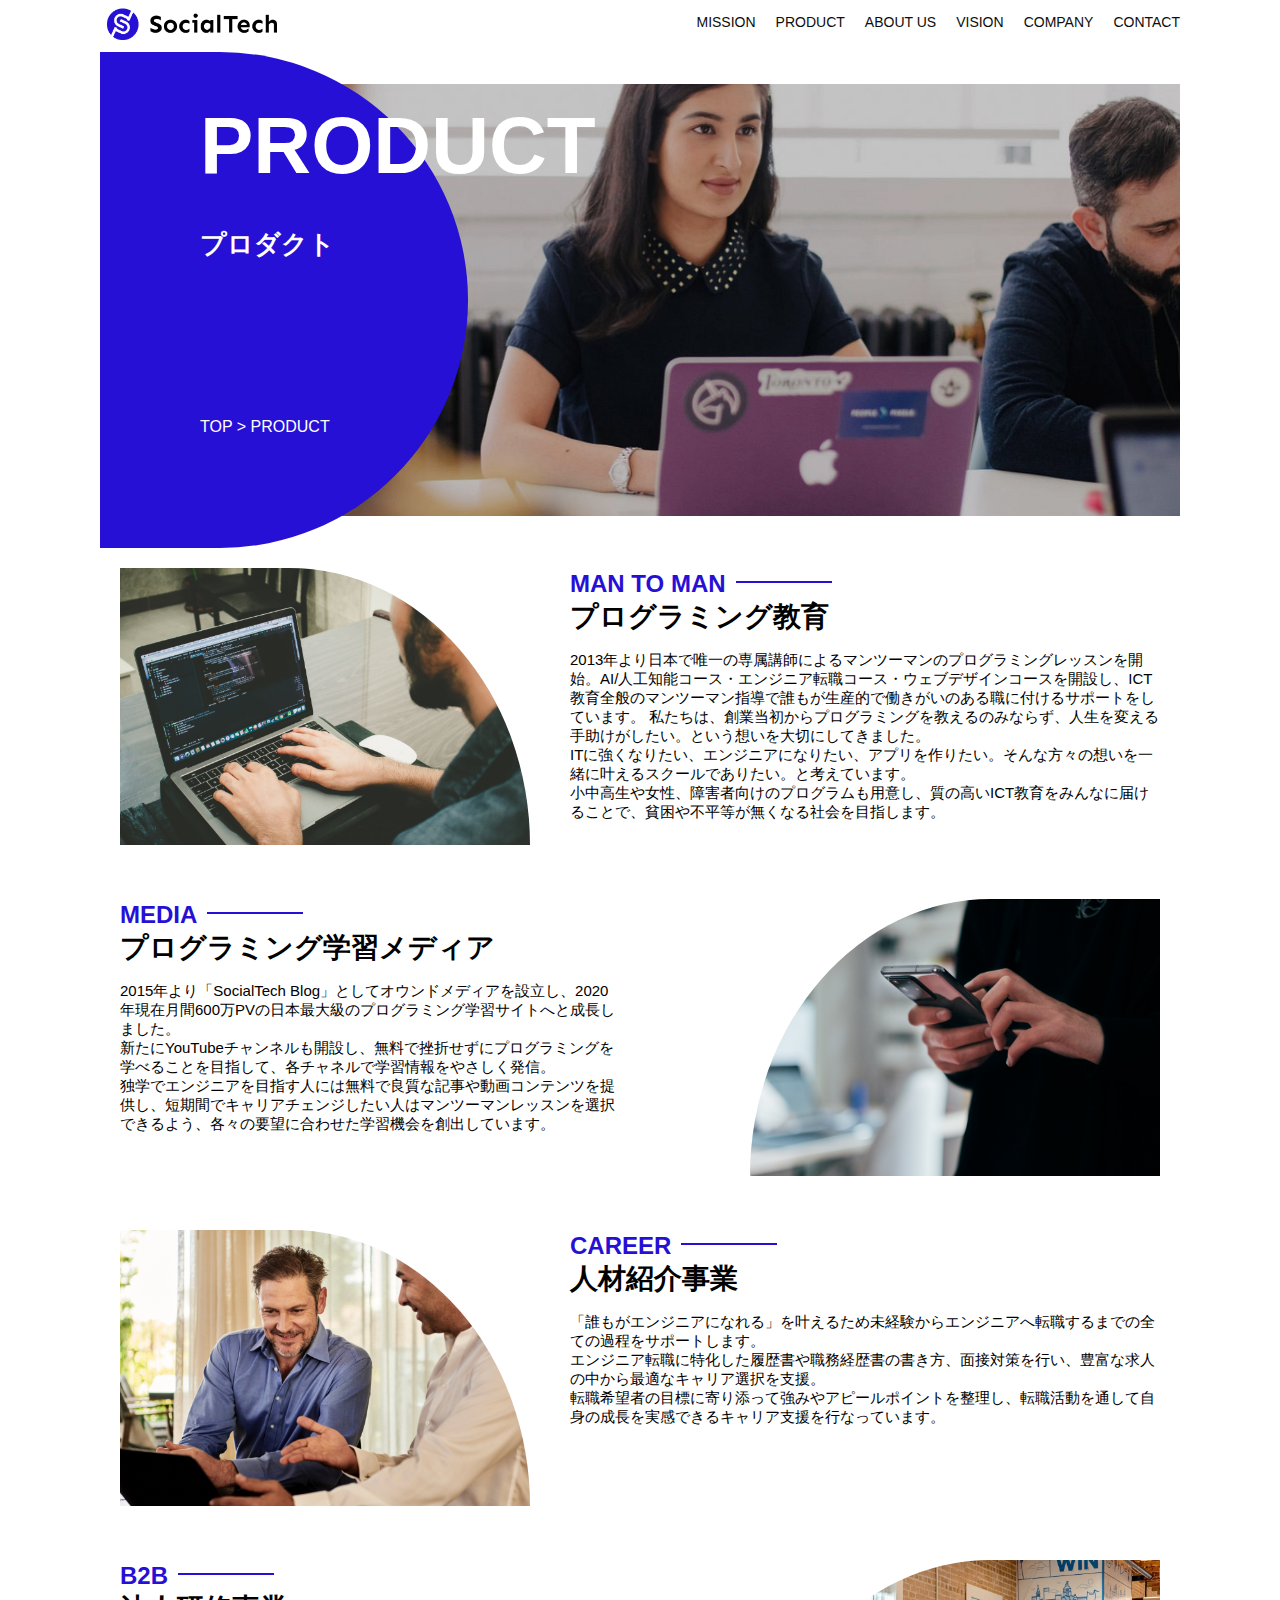
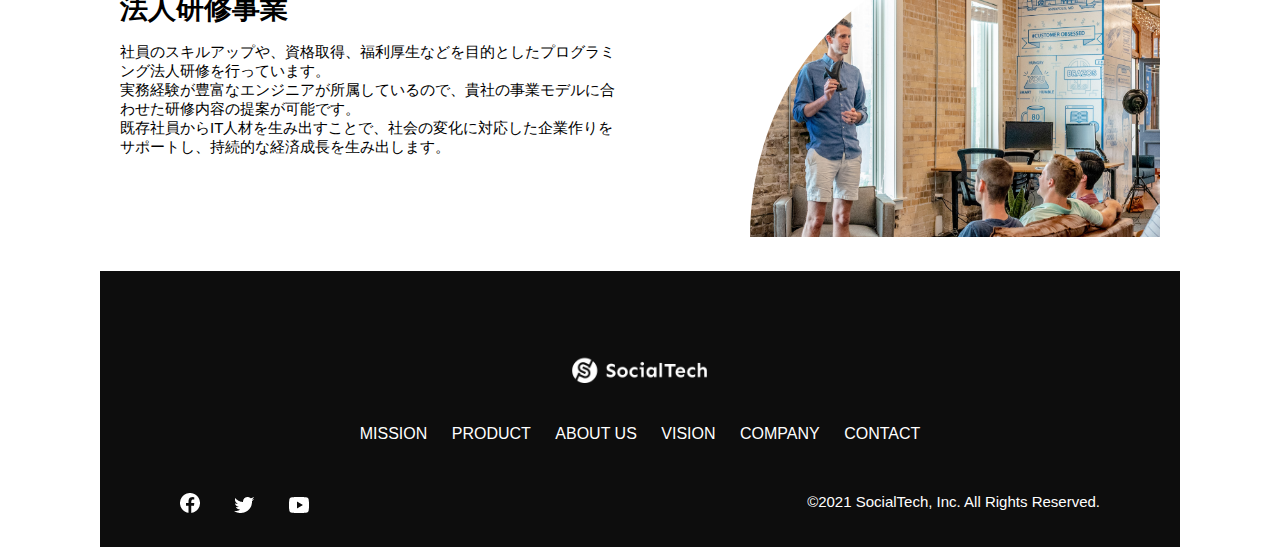
<file: socialtech/product.html>
<!DOCTYPE html>
  <html>
    <head>
      <title>SocialTech -PRODUCT プロダクト-</title>
      <meta charset="utf-8">
      <meta name="description" content="SocialTechの4つのプロダクトを紹介します">
      <meta name="viewport" content="width=device-width, initial-scale=1.0">
      <link rel="stylesheet" href="style.css">
    </head>
  
    <body>
      <!-- ヘッダー -->
      <header>
        <!-- ロゴ -->
        <a href="index.html" id="logo">
          <img src="images/logo.png" alt="トップページに戻る">
        </a>
  
        <!-- PC用ナビゲーション -->
        <nav id="nav-pc">
          <ul>
            <li><a href="mission.html">MISSION</a></li>
            <li><a href="product.html">PRODUCT</a></li>
            <li><a href="index.html#aboutus">ABOUT US</a></li>
            <li><a href="index.html#vision">VISION</a></li>
            <li><a href="index.html#company">COMPANY</a></li>
            <li><a href="index.html#contact">CONTACT</a></li>
          </ul>
        </nav>
  
        <!-- スマホ用メニューボタン -->
        <button id="menu-sp" onclick="document.getElementById('nav-sp').style.display = 'block'">
          <img src="images/button-menu.png" alt="ナビゲーションを開く">
        </button>
  
        <!-- スマホ用ナビゲーション -->
        <div id="nav-sp">
          <button id="close" onclick="document.getElementById('nav-sp').style.display = 'none'">
            <img src="images/button-close.png" alt="ナビゲーションを閉じる">
          </button>
  
          <nav>
            <ul>
              <li>
                <a id="logo-sp" href="index.html" onclick="document.getElementById('nav-sp').style.display = 'none'"><img src="images/logo-sp.png" alt="トップページに戻る"></a>
              </li>
              <li><a class="menu" href="mission.html" onclick="document.getElementById('nav-sp').style.display = 'none'">MISSION</a></li>
              <li><a class="menu" href="product.html" onclick="document.getElementById('nav-sp').style.display = 'none'">PRODUCT</a></li>
              <li><a class="menu" href="index.html#aboutus" onclick="document.getElementById('nav-sp').style.display = 'none'">ABOUT US</a></li>
              <li><a class="menu" href="index.html#vision" onclick="document.getElementById('nav-sp').style.display = 'none'">VISION</a></li>
              <li><a class="menu" href="index.html#company" onclick="document.getElementById('nav-sp').style.display = 'none'">COMPANY</a></li>
              <li><a class="menu" href="index.html#contact" onclick="document.getElementById('nav-sp').style.display = 'none'">CONTACT</a></li>
            </ul>
          </nav>
          <div id="sns">
            <a href="https://www.facebook.com/sejuku2013">
              <img src="images/button-facebook.png" alt="Facebookのリンク">
            </a>
            <a href="https://twitter.com/samuraijuku">
              <img src="images/button-twitter.png" alt="Twitterのリンク">
            </a>
            <a href="https://www.youtube.com/channel/UCCFOQO5aDK0xXam4cUQXT8g">
              <img src="images/button-youtube.png" alt="YouTubeのリンク">
            </a>
          </div>
        </div>
      </header>
  
      <main>
        <article>
          <section id="product-main">
            <div class="product-main-inner">
              <div id="product-title">
                <h1>PRODUCT<br><span>プロダクト</span></h1>
                <p>TOP > PRODUCT</p>
              </div>
            </div>
          </section>
          <section class="product-section product-section-left">
            <div class="product-section-img">
              <img src="images/product/product-mantoman.png" alt="PCでコードを書く男性">
            </div>
            <div class="product-read">
              <h2 class="product-h2">MAN TO MAN</h2>
              <h3 class="product-h3">プログラミング教育</h3>
              <p>
                2013年より日本で唯一の専属講師によるマンツーマンのプログラミングレッスンを開始。AI/人工知能コース・エンジニア転職コース・ウェブデザインコースを開設し、ICT教育全般のマンツーマン指導で誰もが生産的で働きがいのある職に付けるサポートをしています。 私たちは、創業当初からプログラミングを教えるのみならず、人生を変える手助けがしたい。という想いを大切にしてきました。<br>ITに強くなりたい、エンジニアになりたい、アプリを作りたい。そんな方々の想いを一緒に叶えるスクールでありたい。と考えています。<br>小中高生や女性、障害者向けのプログラムも用意し、質の高いICT教育をみんなに届けることで、貧困や不平等が無くなる社会を目指します。
              </p>
            </div>
          </section>
  
          <section class="product-section product-section-right">
            <div class="product-read">
              <h2 class="product-h2">MEDIA</h2>
              <h3 class="product-h3">プログラミング学習メディア</h3>
              <p>2015年より「SocialTech Blog」としてオウンドメディアを設立し、2020年現在月間600万PVの日本最大級のプログラミング学習サイトへと成長しました。<br>新たにYouTubeチャンネルも開設し、無料で挫折せずにプログラミングを学べることを目指して、各チャネルで学習情報をやさしく発信。<br>独学でエンジニアを目指す人には無料で良質な記事や動画コンテンツを提供し、短期間でキャリアチェンジしたい人はマンツーマンレッスンを選択できるよう、各々の要望に合わせた学習機会を創出しています。</p>
            </div>
            <div class="product-section-img">
              <img src="images/product/product-media.png" alt="スマートフォンを操作する人">
            </div>
          </section>
  
          <section class="product-section product-section-left">
            <div class="product-section-img">
              <img src="images/product/product-career.png" alt="笑顔で話し合う2人の男性">
            </div>
            <div class="product-read">
              <h2 class="product-h2">CAREER</h2>
              <h3 class="product-h3">人材紹介事業</h3>
              <p>「誰もがエンジニアになれる」を叶えるため未経験からエンジニアへ転職するまでの全ての過程をサポートします。<br>エンジニア転職に特化した履歴書や職務経歴書の書き方、面接対策を行い、豊富な求人の中から最適なキャリア選択を支援。<br>転職希望者の目標に寄り添って強みやアピールポイントを整理し、転職活動を通して自身の成長を実感できるキャリア支援を行なっています。<br></p>
            </div>
          </section>
  
          <section class="product-section product-section-right">
            <div class="product-read">
              <h2 class="product-h2">B2B</h2>
              <h3 class="product-h3">法人研修事業</h3>
              <p>社員のスキルアップや、資格取得、福利厚生などを目的としたプログラミング法人研修を行っています。<br>実務経験が豊富なエンジニアが所属しているので、貴社の事業モデルに合わせた研修内容の提案が可能です。<br>既存社員からIT人材を生み出すことで、社会の変化に対応した企業作りをサポートし、持続的な経済成長を生み出します。</p>
            </div>
            <div class="product-section-img">
              <img src="images/product/product-b2b.png" alt="講演中の男性とそれを聴く人々">
            </div>
          </section>
        </article>
      </main>
  
      <footer>
        <div id="footer-logo">
          <img src="images/logo-sp.png" alt="SocialTech">
        </div>
        <div id="footer-link">
          <a href="mission.html">MISSION</a>
          <a href="product.html">PRODUCT</a>
          <a href="index.html#aboutus">ABOUT US</a>
          <a href="index.html#vision">VISION</a>
          <a href="index.html#company">COMPANY</a>
          <a href="index.html#contact">CONTACT</a>
        </div>
        <div id="sns-footer">
          <div class="sns-btns">
            <a href="https://www.facebook.com/sejuku2013"><img src="images/button-facebook.png" alt="Facebookのリンク"></a>
            <a href="https://twitter.com/samuraijuku"><img src="images/button-twitter.png" alt="Twitterのリンク"></a>
            <a href="https://www.youtube.com/channel/UCCFOQO5aDK0xXam4cUQXT8g"><img src="images/button-youtube.png" alt="YouTubeのリンク"></a>
          </div>
          <p id="copyright">&copy;2021 SocialTech, Inc. All Rights Reserved.</p>
        </div>
      </footer>
      
    </body>
  </html>
</file>
<file: socialtech/style.css>
/* PC、スマホ共通スタイル */
* {
  box-sizing: border-box;
}

p {
 font-size: 15px;
}

body {
 max-width: 1080px;
 margin: 0 auto 0 auto;  
 font-family: "Source Sans Pro", "Hiragino Kaku Gothic ProN", Meiryo, Arial, sans-serif;
}

/* ナビゲーションのレイアウト */
#nav-pc {
 font-size: 14px;
}

#nav-pc ul {
 display: flex;
 padding-left: 0;
}

#nav-pc li {
 list-style: none;
}

/* ナビゲーションのリンクの装飾設定 */
#nav-pc a {
 text-decoration: none;
 margin-left: 20px;
 color: #0d0d0d;
}

#nav-pc a:hover {
 text-decoration: underline;
}

/* ヘッダー */
header {
display: flex;
justify-content: space-between;
} 
/* ナビゲーションのレイアウト */
#nav-pc {
 font-size: 14px;
}

#nav-pc ul {
 display: flex;
 padding-left: 0;
}

#nav-pc li {
 list-style: none;
}

/* ナビゲーションのリンクの装飾設定 */
#nav-pc a {
 text-decoration: none;
 margin-left: 20px;
 color: #0d0d0d;
}

#nav-pc a:hover {
 text-decoration: underline;
}

/* スマホ用ナビを非表示 */
#nav-sp,
#menu-sp {
  display: none;
}

 /* メインビジュアル*/
 #main-visual {
   position: relative;
   height: 470px;
 }

 #main-message {
  position: absolute;
  top: 0;
  left: 0;
  background-color: #2710d5;
  color: #ffffff;
  border-radius: 0 0 476px 0;
  max-width: 620px;
  height: 100%;
  width: 100%;
  z-index: 11;
}

#main-message > h1 {
  font-size: 60px;
  margin: 100px 0 0 50px;
}
#main-message > p { 
  font-size: 28px;
  margin: 0 0 0 50px;
}

#main-visual > img {
  max-width: 620px;
  border-radius: 476px 0 0 0;
  position: absolute;
  top: 0;
  right: 0;
  z-index: 10;
}

/* 見出し */
h2 {
  margin: 40px 0 0 0;
}

h2::after {
  content: url("images/line.png");
  margin-left: 10px;
}

h3 {
  font-size: 27px;
}

/* ミッション */
#mission {
  margin: 80px auto 80px auto;
}

#mission-flex {
  display: flex;
}

#mission-flex > div {
  width: 50%;
  margin: 20px;
}

#mission-photo {
  width: 100%;
}

#s2dgs {
  margin-top: 50px;
  width: 100%;
}

/* プロダクト */
#product {
  background-color: #fafafa;
  margin: 80px 0 80px 0;
  padding: 10px 40px 0px 40px;
}

/* 外枠 */
#product .product-flex {
  margin-top: 40px;
  display: flex;
}

/* 左のカラム */
#product-left {
  width: 50%;
  margin-right: 20px;
}

/* 右のカラム */
#product-right {
  width: 50%;
  margin-left: 20px;
  margin-top: 80px;
}

/* 画像＋説明の枠 */
#product-left > div {
  position: relative;
  height: 480px;
  margin-right: 20px;
}
#product-right > div {
  position: relative;
  height: 480px;
  margin-left: 20px;
}

/* 画像 */
.product-photo {
  width: 100%;
}

 /* 説明文の枠 */
 .product-explain {
  background-color: #ffffff;
  position: absolute;
  left: 0;
  bottom: 50px;
  margin: 0 40px 0 40px;
  padding: 20px;
  box-shadow: 5px 5px 10px rgba(0, 0, 0, 0.05);
}

/* 説明文の英語 */
.product-explain > span {
  color: #2710d5;
  font-weight: bold;
  font-size: 16px;
  margin: 0;
}

/* 説明文の見出し */
.product-explain > h3 {
  margin: 5px 0 5px 0;
}

/* 説明文 */
.product-explain > p {
  font-size: 14px;
  margin: 0;
}

/* もっと見るボタン */
#product-more {
  text-align: center;
}

#product-more a {
  position: relative;
  bottom: -42px;
}

/* ABOUT US */
#aboutus {
  margin: 80px auto 80px auto;
}

/* 3つの組織文化と画像を入れる枠 */
#aboutus > div {
  display: flex;
}

/* 画像 */
.culture-img {
  width: 50%;
  align-self: flex-start;
}

.culture-img2 {
  margin-top: 50px;
  width: 100%;
}

/* 3つの組織文化の表 */
.culture-table {
  margin-right: 50px;
}

/* 番号 */
.culture-num {
  font-size: 80px;
  color: #2710d5;
  padding: 0 20px 0 0;
}

/* 見出し */
.culture-table th {
  text-align: left;
  font-size: 28px;
  font-weight: bold;
}

/* 組織文化英語 */
.culture-en {
  color: #2710d5;
  font-size: 24px;
}

/* 説明文 */
.culture-description {
  margin: 0;
}

/* ビジョン */
#vision {
  margin: 80px auto 80px auto;
}

/* セクション内の外枠*/
#vision > div {
  display: flex;
  justify-content: space-between;
  flex-wrap: wrap;
}

/*7つの行動指針の枠*/
.vision-box {
  width: 300px;
  height: 300px;
  margin-bottom: 30px;
  position: relative;
}

.vision-box > img {
  width: 100%;
  position: relative;
  z-index: 30;
}

.vision-box > div {
  position: absolute;
  top: 0;
  left: 0;
  z-index: 31;
  margin-right: 20px;
}

.vision-box > div > h4 {
  color: #2710d5;
  font-size: 19px;
  margin: 80px 0 0 0;
}

.vision-box > div > h4::first-letter {
  font-size: 40px;
}

.vision-box > div > h5 {
  font-size: 20px;
  margin: 0 0 0 0;
}

.vision-box > div > p {
  margin: 10px 0 0 0;
}

/* 会社概要 */
#company {
  margin: 80px auto 80px auto;
}

#company-table {
  width: 100%;
}

.tableheader {
  text-align: left;
  padding: 20px;
  border-bottom-color: #2710d5;
  border-bottom-width: 1px;
  border-bottom-style: solid;
  width: 100px;
}

.tableheader-first {
  border-top-color: #2710d5;
  border-top-width: 1px;
  border-top-style: solid;
}

.cell {
  padding: 30px;
  border-bottom-color: #ececec;
  border-bottom-width: 1px;
  border-bottom-style: solid;
}

.cell-first {
  border-top-color: #ececec;
  border-top-width: 1px;
  border-top-style: solid;
}

#company > iframe {
  width: 100%;
  height: 368px;
  margin-top: 40px;
}

/* お問い合わせ */
#contact {
  margin: 80px auto 80px auto;
}

/* 外枠 */
#contact > form > div {
  display: flex;
  flex-direction: row;
  flex-wrap: wrap;
  padding-bottom: 30px;
}

/* 左列の見出し */
.contact-heading {
  width: 240px;
  align-self: center;
}
/* 見出しのラベル */
.contact-label {
  font-weight: bold;
}
/* 必須 */
.contact-span {
  color: #ce2222;
  margin: 0 0 0 20px;
  font-weight: bold;
}

/* テキストボックス */
.contact-textbox {
  border-top: 0px;
  border-left: 0px;
  border-right: 0px;
  border-bottom-width: 1px;
  border-bottom-color: #707070;
  border-style: solid;
  background-color: #fafafa;
  width: 400px;
  height: 56px;
}

/* お問い合わせ内容のテキストエリア */
.contact-textarea {
  border-top: 0px;
  border-left: 0px;
  border-right: 0px;
  border-bottom-width: 1px;
  border-bottom-color: #707070;
  background-color: #fafafa;
  width: 400px;
  height: 200px;
}

 /* 個人情報の取り扱い */
 #contact dt {
  font-weight: bold;
}

#contact dd {
  margin: 0 0 16px 0;
}

#contact dd p {
  margin: 0;
}

#contact dd ul {
  padding-left: 0;
}

#contact dd li {
  margin-bottom: 0;
  list-style: none;
}

/* フッター */
footer {
  background-color: #0d0d0d;
  text-align: center;
  padding: 80px 80px 30px 80px;
}

#footer-logo {
  margin-bottom: 30px;
}

#footer-link {
  margin-bottom: 50px;
}

#footer-link > a {
  text-decoration: none;
  margin: 10px;
  color: #ffffff;
}

#footer-link > a:hover {
  text-decoration: underline;
}

#sns-footer {
  display: flex;
  justify-content: space-between;
  text-align: left;
}

#sns-footer a {
  margin-right: 30px;
}

#copyright {
  color: #ffffff;
  margin: 0;
}

/* mission.html用スタイル */
  /* ミッションのメインビジュアル */
  .mission-main-inner {
    background-image: url("images/mission/mission-main.png");
    background-repeat: no-repeat;
    background-position-y: center;
  }
  
  #mission-title {
    background-color: #2710d5;
    width: 368px;
    color: #ffffff;
    height: 496px;
    border-radius: 0 248px 248px 0;
    position: relative;
  }
  
  #mission-title h1 {
    position: absolute;
    top: 0;
    left: 100px;
    font-size: 80px;
    line-height: 1;
  }
  
  #mission-title h1 span {
    font-size: 26px;
  }
  
  #mission-title > p {
    position: absolute;
    top: 350px;
    left: 100px;
    font-size: 16px;
  }

  /* ミッションページ　S2DGSの設定 */
  #mission-s2dgs {
    padding: 20px;
  }
  
  .mission-h2 {
    color: #2710d5;
    font-size: 40px;
  }
  
  .mission-h2::after {
    content: none;
  }

  /* ミッションページ　5つのゴールの設定 */
  #mission-five-goals {
    padding: 20px;
    display: flex;
  }
  
  #mission-five-goals .five-goals-image {
    width: 30%;
    padding: 20px;
  }
  
  #mission-five-goals .five-goals-image img {
    width: 100%;
  }
  
  #mission-five-goals .five-goals-read {
    width: 70%;
    padding: 20px;
  }
  
  #mission-five-goals .five-goals-read > div {
    margin-bottom: 40px;
  }
  
  .fivegoals-image-right {
    float: right;
    margin: 20px;
  }
  
  .fivegoals-image-left {
    float: left;
    margin: 20px;
  }
  
  .fivegoals-number {
    color: #2710d5;
    font-size: 48px;
    font-weight: bold;
    margin: 0;
  }
  
  .fivegoals-h3 {
    font-size: 28px;
    margin: 0;
  }
  
  .fivegoals-p {
    margin: 0;
  }

   /* プロダクトページ */
   .product-main-inner {
    background-image: url("images/product/product-main.png");
    background-repeat: no-repeat;
    background-position-y: center;
  }
  
  #product-title {
    background-color: #2710d5;
    width: 368px;
    color: #ffffff;
    height: 496px;
    border-radius: 0 248px 248px 0;
    position: relative;
  }
  
  #product-title h1 {
    position: absolute;
    top: 0;
    left: 100px;
    font-size: 80px;
    line-height: 1;
  }
  
  #product-title h1 span {
    font-size: 26px;
  }
  
  #product-title > p {
    position: absolute;
    top: 350px;
    left: 100px;
    font-size: 16px;
  }

  /* セクション */
  .product-section {
    display: flex;
    padding: 20px 20px 0;
  }
  
  .product-section .product-section-img {
    width: 450px;
  }
  
  /* 左が画像のセクション*/
  .product-section-left .product-section-img img {
    width: 100%;
    padding: 0 40px 30px 0;
    border-radius: 0 432px 0 0;
  }
  
  .product-section-left .product-read {
    width: 50%;
    flex-grow: 1;
  }
  
  .product-section-left .product-read p {
    margin-bottom: 0;
  }
  
  /* 右が画像のセクション*/
  .product-section-right {
    justify-content: space-between;
  }
  
  .product-section-right .product-section-img img {
    width: 100%;
    padding: 0 0 30px 40px;
    border-radius: 432px 0 0 0;
  }
  
  .product-section-right .product-read {
    width: 500px;
  }
  
  .product-h2 {
    color: #2710d5;
    font-size: 24px;
    margin: 0;
  }
  
  .product-h3 {
    font-size: 28px;
    margin: 0;
  }


 /*====================
 スマートフォン用のスタイル
=====================*/
@media screen and (max-width: 767px) {
  /* PC用ナビゲーション非表示 */
  #nav-pc {
    display: none;
  }

  /* ハンバーガーメニュー */
  #menu-sp {
    display: block;
    background-color: transparent;
    float: right;
    padding: 0;
    border: none;
  }

  /* スマホ用ナビゲーションの表示切替*/
  /* 初期状態、レイアウトと非表示設定 */
  #nav-sp {
    background-color: #2710d5;
    position: fixed;
    left: 0;
    top: 0;
    height: 100%;
    width: 100%;
    display: none;
    z-index: 100;
  }
  /* ×ボタン */
  #close {
    position: absolute;
    top: 20px;
    right: 20px;
    background-color: transparent;
    border: none;
  }

  #nav-sp nav ul {
    padding-left: 0;
  }

  #nav-sp nav li {
    list-style: none;
  }

  /* ナビゲーションメニュー用ロゴ */
  #logo-sp {
    margin: 80px 0 30px 20px;
  }  
  /* ナビゲーションのリンクの装飾設定 */
  #nav-sp nav a {
    display: block;
    color: #ffffff;
  }

  #nav-sp nav a:hover {
    text-decoration: underline;
  }

  #nav-sp .menu {
    text-decoration: none;
    margin: 0 20px 0 20px;
    height: 44px;
    font-size: 16px;
    background-image: url("images/arrow.png");
    background-repeat: no-repeat;
    background-position: right top;
  }
  #sns {
    position: absolute;
    bottom: 20px;
    left: 20px;
  }

  #sns > a {
    margin-right: 30px;
  }

  /* メインビジュアル */
    #main-visual {
      position: relative;
      height: 470px;
    }
  
    #main-visual > div {
      text-align: center;
      height: 280px;
    }
  
    #main-visual h1 {
      font-size: 28px;
      margin: 90px 0 0 0;
    }
  
    #main-visual > div > p {
      margin: 0;
      font-size: 15px;
    }
  
    #main-visual > img {
      width: 100%;
      border-radius: 476px 0 0 0;
      top: auto;
      bottom: 0;
    }

    /*見出し*/
    h2 {
      margin: 15px 0 15px 0;
    }
    
    h3 {
      font-size: 24px;
      margin: 10px 0 0 0;
    }
   
    /* ミッション */
    #mission {
      margin: 20px 0 20px 0;
      padding: 0 20px 0 20px;
    }
  
    #mission-flex {
      flex-direction: column;
    }
  
    #mission-flex > div {
    width: 100%;
    margin: 0;
  }

/* プロダクト */
#product {
  margin: 0;
  padding: 10px 20px 0 20px;
}

/* 外枠 */
#product .product-flex {
  flex-direction: column;
  margin-top: 0;
}

/* 左右のカラム　スマホでは縦並び */
#product-left,
#product-right {
  width: 100%;
  margin: 0;
}

/*  画像＋説明の枠 */
#product-left > div,
#product-right > div {
  height: auto;
  margin: 0;
}

/* 説明文の枠 */
.product-explain {
  position: relative;
  margin: 0;
}

.product-explain > h3 {
  margin: 10px 0 10px 0;
  font-size: 24px;
}

/* もっと見るボタン */
 #product-more {
   text-align: left;
 }

/* ABOUT US */
#aboutus {
  margin: 80px 20px 80px 20px;
}

#aboutus > div {
  flex-direction: column;
}

.culture-table th {
  font-size: 16px;
}

.culture-table {
  margin-right: 0;
  padding-right: 20px;
  order: 2;
}

.culture-img {
  width: 100%;
  order: 1;
}

.culture-img2 {
  margin-top: 0;
}

.culture-num {
  padding: 0;
}

.culture-description {
  margin: 0;
}

/* ビジョン */
#vision {
  margin: 80px 20px 80px 20px;
}

.vision-box > img {
  position: absolute;
  top: 0;
  left: 0;
}

.vision-box > div > h4 {
  margin: 60px 0 0 0;
}

/*会社概要*/
#company {
  margin: 0 20px 0 20px;
}

#company > h3 {
  margin-bottom: 20px;
}

.tableheader {
  width: 50px;
}

.cell {
  padding: 20px;
}

#company > iframe {
  height: 240px;
}

/* お問い合わせ */
#contact {
  margin: 80px 20px 80px 20px;
}

#contact > h3 {
  margin-bottom: 20px;
}

#contact > form > div {
  flex-direction: column;
  margin-bottom: 20px;
}

.contact-heading {
  align-self: auto;
  margin-bottom: 20px;
}

.contact-textbox {
  min-width: 300px;
  width: 100%;
}

.contact-textarea {
  height: 150px;
  width: 100%;
}

.radiobutton {
  margin-bottom: 20px;
}

/* フッター */
footer {
  padding: 30px 20px 50px 20px;
  text-align: left;
}

#footer-link > a {
  margin: 0 20px 30px 0;
  display: block;
  background-image: url("images/arrow.png");
  background-repeat: no-repeat;
  background-position: right top;
}

#footer-link > a:hover {
  text-decoration: underline;
}

#sns-footer {
  flex-direction: column;
  justify-content: flex-start;
}

#copyright {
  font-size: 12px;
  margin-top: 30px;
}

/* mission.html用スタイル */
    /* ミッションのメインビジュアル */
    #mission-main {
      height: 256px;
      margin-top: 4%;
      position: relative;
    }
  
    .mission-main-inner {
      height: 80%;
      background-size: cover;
    }
  
    #mission-title {
      width: 136px;
      height: 256px;
      position: absolute;
      top: -10%;
    }
  
    #mission-title h1 {
      left: 20px;
      font-size: 40px;
    }
  
    #mission-title h1 span {
      font-size: 18px;
    }
  
    #mission-title > p {
      top: 180px;
      left: 20px;
      font-size: 13px;
    }
   
    /* ミッションページ　S2DGSの設定 */
    .mission-h2 {
      font-size: 38px;
      margin: 0px;
    }
  
    .mission-h2::after {
      content: none;
    }
  
    #mission-s2dgs > img {
      width: 100%;
    }

    /* ミッションページ　5つのゴールの設定 */
    #mission-five-goals {
      flex-direction: column;
    }
  
    #mission-five-goals > div {
      padding: 0;
    }
  
    #mission-five-goals .five-goals-image,
    #mission-five-goals .five-goals-read {
      width: 100%;
      padding: 0;
    }
  
    #mission-five-goals .five-goals-read > div {
      display: flex;
      flex-direction: column;
    }
  
    .fivegoals-image-right,
    .fivegoals-image-left {
      align-self: center;
    }

    /* プロダクトページ */
    #product-main {
      height: 256px;
      margin-top: 4%;
      position: relative;
    }
  
    .product-main-inner {
      height: 80%;
      background-size: cover;
    }
  
    #product-title {
      width: 136px;
      height: 256px;
      position: absolute;
      top: -10%;
    }
    
    #product-title h1 {
      left: 20px;
      font-size: 40px;
    }
  
    #product-title h1 span {
      font-size: 18px;
    }
  
    #product-title > p {
      top: 180px;
      left: 20px;
      font-size: 13px;
    }

    /* セクション */
    .product-section {
      flex-direction: column;
    }
  
    .product-section .product-section-img {
      width: 100%;
    }
    
    .product-section .product-section-img img {
      width: 100%;
      padding: 0;
    }
  
    /* 左が画像のセクション*/
    .product-section-left .product-section-img img {
      border-radius: 0 300px 0 0;
    }
  
    .product-section-left .product-read {
      width: 100%;
      flex-grow: 1;
    }
  
    /* 右が画像のセクション*/
    .product-section-right .product-section-img img {
      order: 1;
      border-radius: 300px 0 0 0;
    }
  
    .product-section-right .product-read {
      order: 2;
      width: 100%;
    }

    
}
</file>
